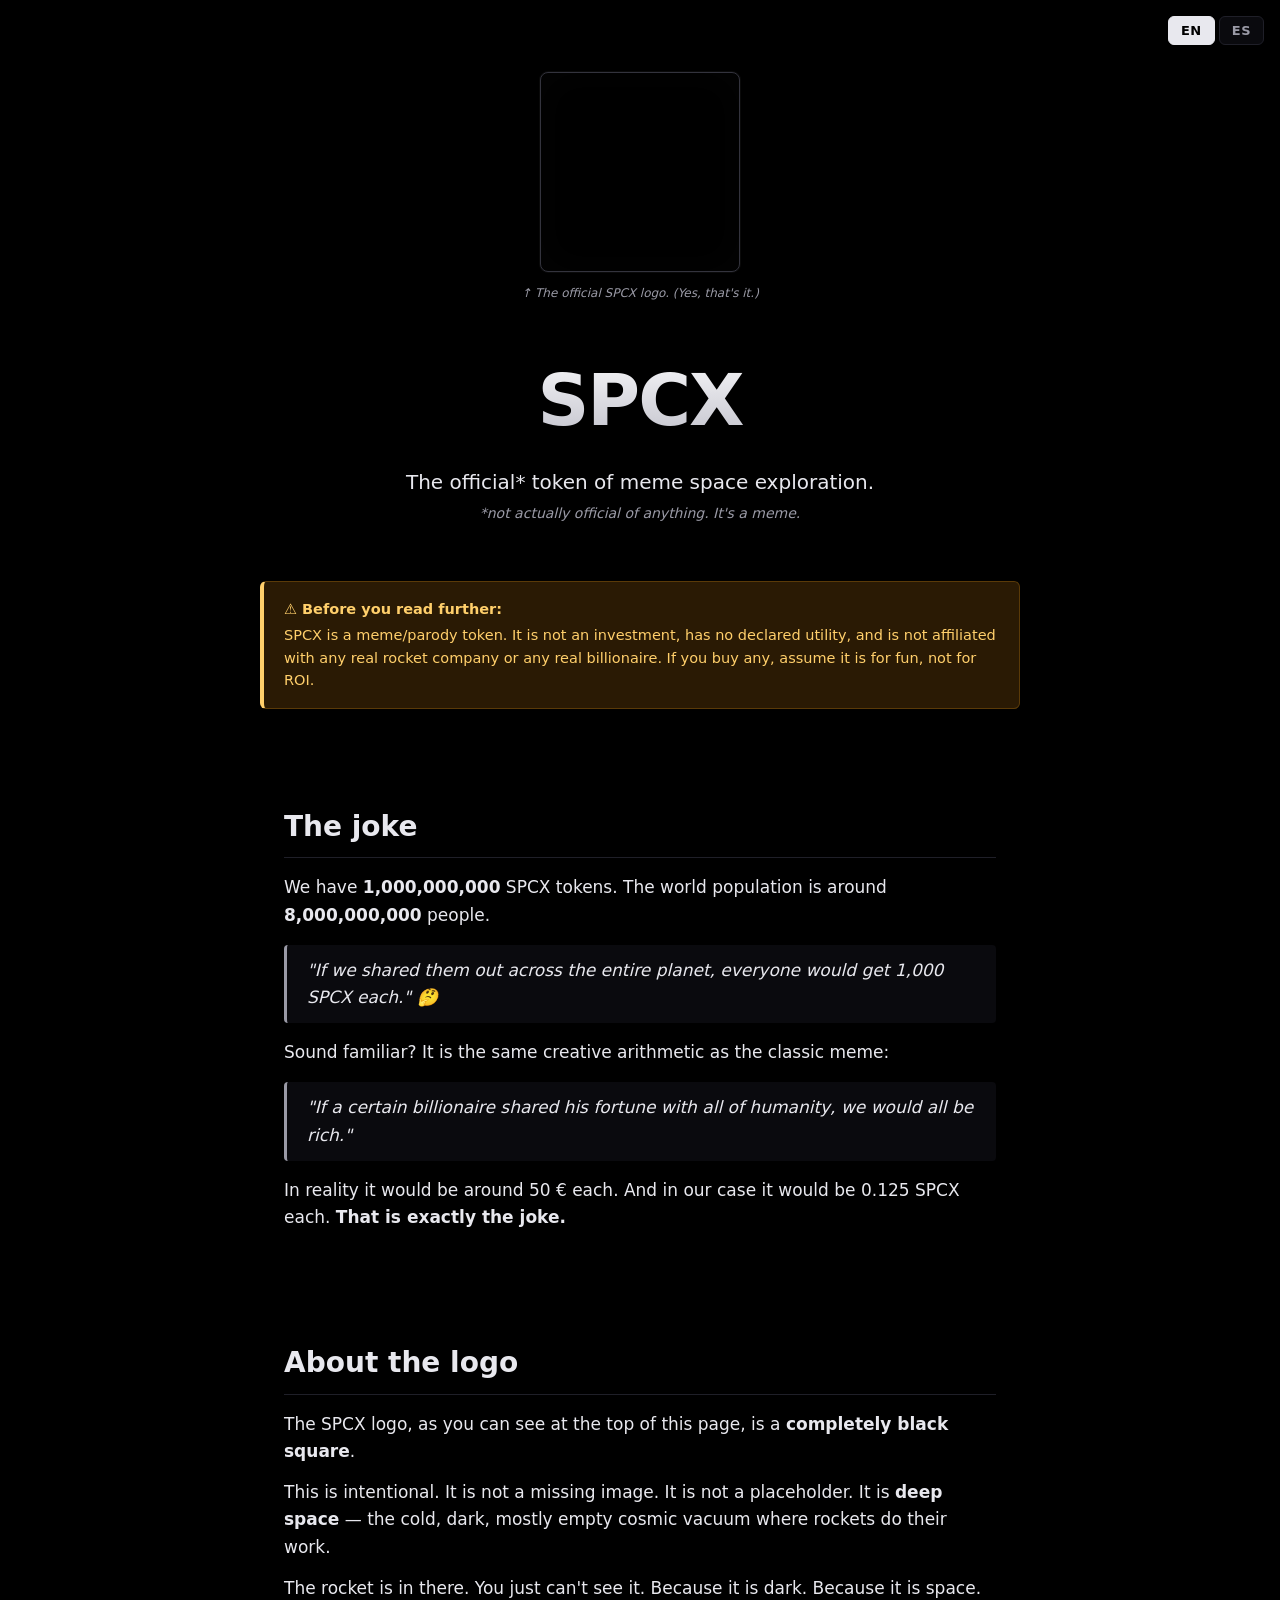
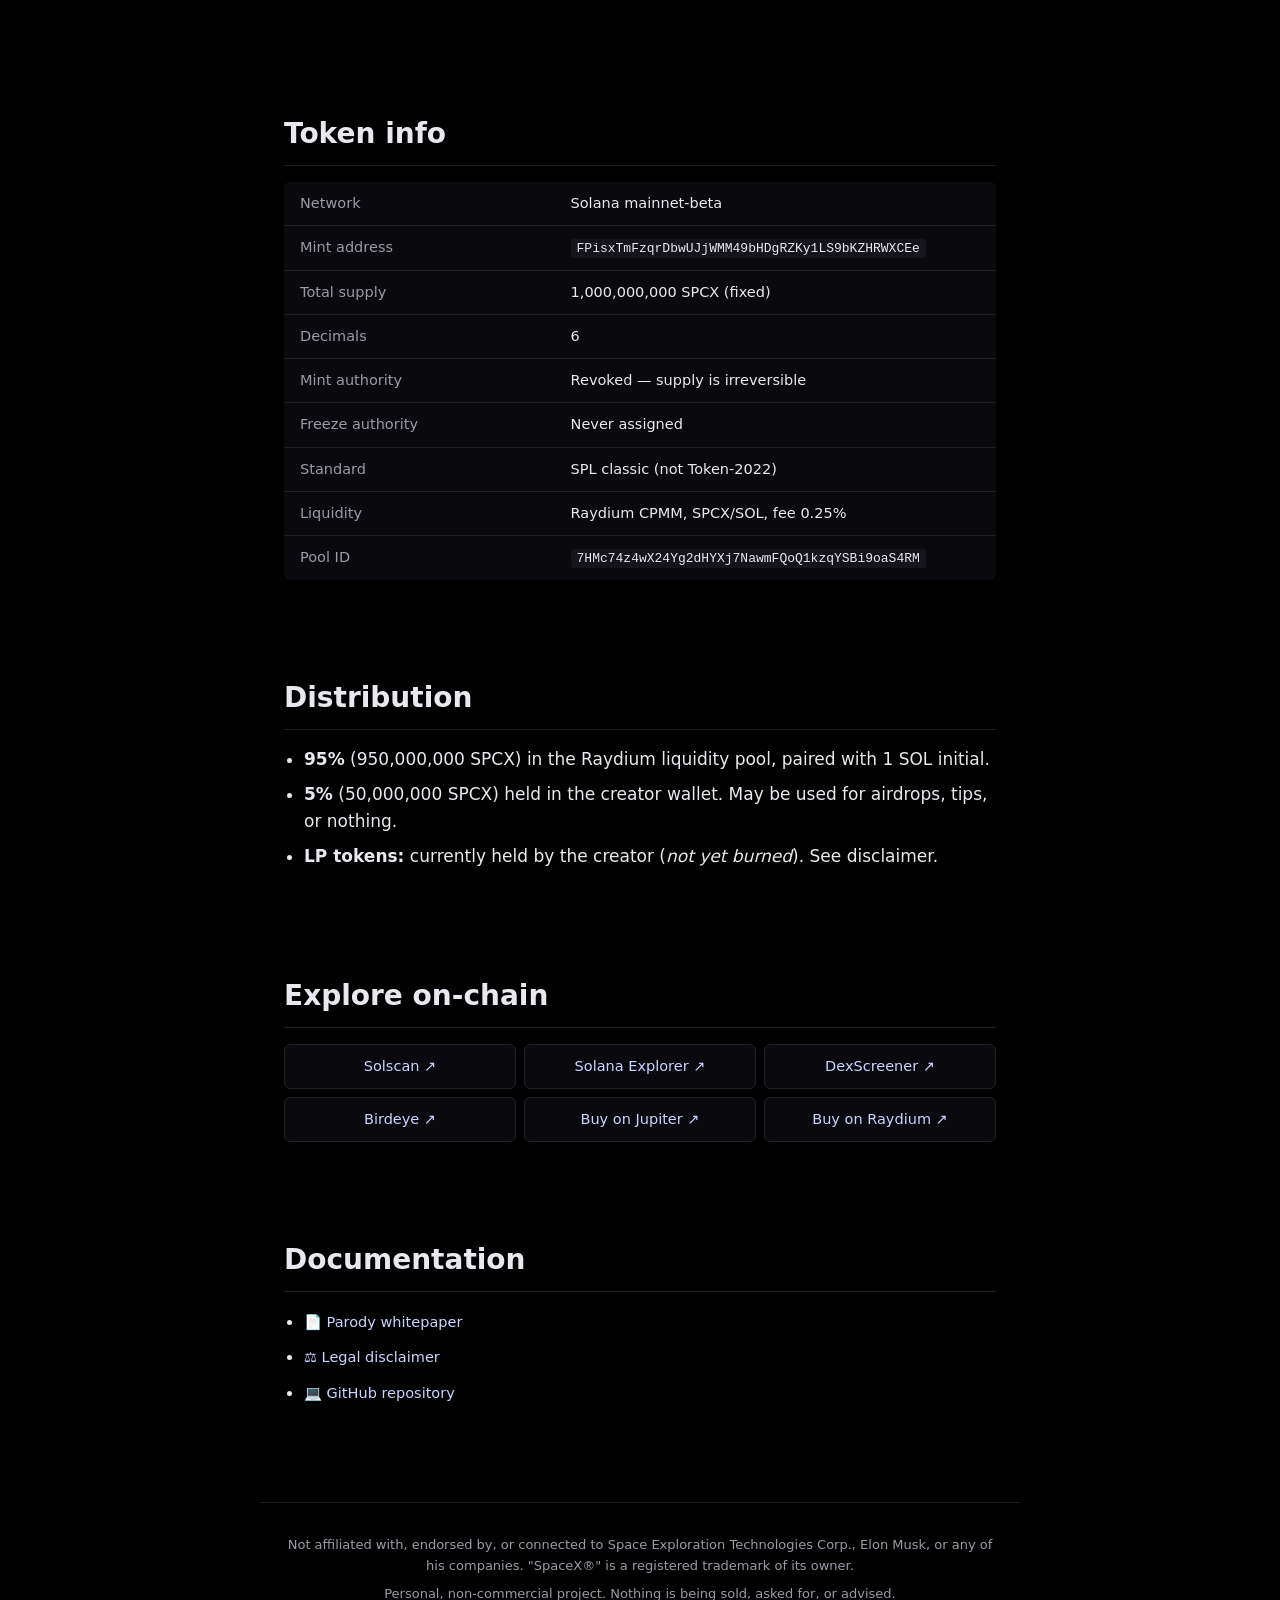
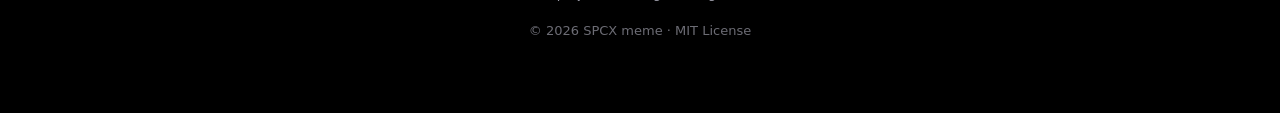
<file: index.html>
<!DOCTYPE html>
<html lang="en">
<head>
  <meta charset="UTF-8">
  <meta name="viewport" content="width=device-width, initial-scale=1.0">
  <title data-i18n="meta.title">SPCX — The Deep Space Meme Token</title>
  <meta name="description" data-i18n-attr="content:meta.description" content="SPCX is a meme/parody token on Solana. Not an investment. Not affiliated with SpaceX or Elon Musk. The logo is a black square because it is deep space.">
  <meta property="og:title" content="SPCX — The Deep Space Meme Token">
  <meta property="og:description" content="A meme token on Solana, themed around rockets and creatively wrong arithmetic.">
  <meta property="og:image" content="https://deepspace-labs.github.io/spcx-meme/assets/logo.png">
  <meta property="og:image:type" content="image/png">
  <meta property="og:image:width" content="512">
  <meta property="og:image:height" content="512">
  <meta property="og:type" content="website">
  <meta name="twitter:card" content="summary">
  <link rel="icon" type="image/svg+xml" href="assets/logo.svg">
  <link rel="stylesheet" href="style.css">
</head>
<body>

  <!-- Language switcher -->
  <nav class="lang-switcher" aria-label="Language">
    <button data-lang="en" type="button">EN</button>
    <button data-lang="es" type="button">ES</button>
  </nav>

  <!-- Hero -->
  <header class="hero">
    <div class="logo-frame" role="img" aria-label="The official SPCX logo. A black square representing deep space."></div>
    <p class="logo-caption" data-i18n="hero.logoCaption">↑ The official SPCX logo. (Yes, that's it.)</p>
    <h1 data-i18n="hero.title">SPCX</h1>
    <p class="tagline" data-i18n="hero.tagline">The official* token of meme space exploration.</p>
    <p class="tagline-sub" data-i18n="hero.taglineSub">*not actually official of anything. It's a meme.</p>
  </header>

  <!-- Warning banner -->
  <section class="warning" role="alert">
    <strong data-i18n="warning.label">⚠️ Before you read further:</strong>
    <span data-i18n="warning.body">SPCX is a meme/parody token. It is not an investment, has no declared utility, and is not affiliated with any real rocket company or any real billionaire. If you buy any, assume it is for fun, not for ROI.</span>
  </section>

  <!-- The joke -->
  <section class="section section-joke">
    <h2 data-i18n="joke.heading">The joke</h2>
    <p data-i18n="joke.p1">We have <strong>1,000,000,000</strong> SPCX tokens. The world population is around <strong>8,000,000,000</strong> people.</p>
    <blockquote data-i18n="joke.quote">"If we shared them out across the entire planet, everyone would get 1,000 SPCX each." 🤔</blockquote>
    <p data-i18n="joke.p2">Sound familiar? It is the same creative arithmetic as the classic meme:</p>
    <blockquote data-i18n="joke.quote2">"If a certain billionaire shared his fortune with all of humanity, we would all be rich."</blockquote>
    <p data-i18n="joke.p3">In reality it would be around 50 € each. And in our case it would be 0.125 SPCX each. <strong>That is exactly the joke.</strong></p>
  </section>

  <!-- About the logo -->
  <section class="section section-logo-explainer">
    <h2 data-i18n="logo.heading">About the logo</h2>
    <p data-i18n="logo.p1">The SPCX logo, as you can see at the top of this page, is a <strong>completely black square</strong>.</p>
    <p data-i18n="logo.p2">This is intentional. It is not a missing image. It is not a placeholder. It is <strong>deep space</strong> — the cold, dark, mostly empty cosmic vacuum where rockets do their work.</p>
    <p data-i18n="logo.p3">The rocket is in there. You just can't see it. Because it is dark. Because it is space.</p>
  </section>

  <!-- Token info -->
  <section class="section section-info">
    <h2 data-i18n="info.heading">Token info</h2>
    <table>
      <tbody>
        <tr><th data-i18n="info.network">Network</th><td>Solana mainnet-beta</td></tr>
        <tr><th data-i18n="info.mint">Mint address</th><td><code>FPisxTmFzqrDbwUJjWMM49bHDgRZKy1LS9bKZHRWXCEe</code></td></tr>
        <tr><th data-i18n="info.supply">Total supply</th><td><span data-i18n="info.supplyValue">1,000,000,000 SPCX (fixed)</span></td></tr>
        <tr><th data-i18n="info.decimals">Decimals</th><td>6</td></tr>
        <tr><th data-i18n="info.mintAuth">Mint authority</th><td><span data-i18n="info.revoked">Revoked — supply is irreversible</span></td></tr>
        <tr><th data-i18n="info.freezeAuth">Freeze authority</th><td><span data-i18n="info.neverAssigned">Never assigned</span></td></tr>
        <tr><th data-i18n="info.standard">Standard</th><td><span data-i18n="info.standardValue">SPL classic (not Token-2022)</span></td></tr>
        <tr><th data-i18n="info.liquidity">Liquidity</th><td><span data-i18n="info.liquidityValue">Raydium CPMM, SPCX/SOL, fee 0.25%</span></td></tr>
        <tr><th data-i18n="info.poolId">Pool ID</th><td><code>7HMc74z4wX24Yg2dHYXj7NawmFQoQ1kzqYSBi9oaS4RM</code></td></tr>
      </tbody>
    </table>
  </section>

  <!-- Distribution -->
  <section class="section section-dist">
    <h2 data-i18n="dist.heading">Distribution</h2>
    <ul>
      <li data-i18n="dist.pool"><strong>95%</strong> (950,000,000 SPCX) in the Raydium liquidity pool, paired with 1 SOL initial.</li>
      <li data-i18n="dist.reserve"><strong>5%</strong> (50,000,000 SPCX) held in the creator wallet. May be used for airdrops, tips, or nothing.</li>
      <li data-i18n="dist.lp"><strong>LP tokens:</strong> currently held by the creator (<em>not yet burned</em>). See disclaimer.</li>
    </ul>
  </section>

  <!-- Links -->
  <section class="section section-links">
    <h2 data-i18n="links.heading">Explore on-chain</h2>
    <div class="link-grid">
      <a href="https://solscan.io/token/FPisxTmFzqrDbwUJjWMM49bHDgRZKy1LS9bKZHRWXCEe" target="_blank" rel="noopener">Solscan ↗</a>
      <a href="https://explorer.solana.com/address/FPisxTmFzqrDbwUJjWMM49bHDgRZKy1LS9bKZHRWXCEe" target="_blank" rel="noopener">Solana Explorer ↗</a>
      <a href="https://dexscreener.com/solana/7HMc74z4wX24Yg2dHYXj7NawmFQoQ1kzqYSBi9oaS4RM" target="_blank" rel="noopener">DexScreener ↗</a>
      <a href="https://birdeye.so/token/FPisxTmFzqrDbwUJjWMM49bHDgRZKy1LS9bKZHRWXCEe?chain=solana" target="_blank" rel="noopener">Birdeye ↗</a>
      <a href="https://jup.ag/swap/SOL-FPisxTmFzqrDbwUJjWMM49bHDgRZKy1LS9bKZHRWXCEe" target="_blank" rel="noopener" data-i18n="links.jupiter">Buy on Jupiter ↗</a>
      <a href="https://raydium.io/swap/?inputMint=sol&outputMint=FPisxTmFzqrDbwUJjWMM49bHDgRZKy1LS9bKZHRWXCEe" target="_blank" rel="noopener" data-i18n="links.raydium">Buy on Raydium ↗</a>
    </div>
  </section>

  <!-- Docs -->
  <section class="section section-docs">
    <h2 data-i18n="docs.heading">Documentation</h2>
    <ul>
      <li><a href="https://github.com/deepspace-labs/spcx-meme/blob/main/docs/whitepaper.md" target="_blank" rel="noopener" data-i18n="docs.whitepaper">📄 Parody whitepaper</a></li>
      <li><a href="https://github.com/deepspace-labs/spcx-meme/blob/main/docs/disclaimer.md" target="_blank" rel="noopener" data-i18n="docs.disclaimer">⚖️ Legal disclaimer</a></li>
      <li><a href="https://github.com/deepspace-labs/spcx-meme" target="_blank" rel="noopener" data-i18n="docs.github">💻 GitHub repository</a></li>
    </ul>
  </section>

  <!-- Footer -->
  <footer>
    <p data-i18n="footer.notAffiliated">Not affiliated with, endorsed by, or connected to Space Exploration Technologies Corp., Elon Musk, or any of his companies. "SpaceX®" is a registered trademark of its owner.</p>
    <p data-i18n="footer.personal">Personal, non-commercial project. Nothing is being sold, asked for, or advised.</p>
    <p class="copy">© 2026 SPCX meme · <span data-i18n="footer.licence">MIT License</span></p>
  </footer>

  <script src="i18n.js"></script>
</body>
</html>
</file>
<file: style.css>
/* SPCX — deep-space theme.
   The entire site is themed after the logo. Yes, that's the point. */

:root {
  --bg: #000000;
  --bg-elev: #0a0a0e;
  --bg-elev-2: #14141a;
  --fg: #e8e8ee;
  --fg-dim: #9a9aa6;
  --accent: #ffffff;
  --border: #1f1f28;
  --warning-bg: #2a1a04;
  --warning-fg: #ffcf6b;
  --warning-border: #5a3a08;
  --link: #c9d4ff;
  --link-hover: #ffffff;
  --font-sans: ui-sans-serif, system-ui, -apple-system, "Segoe UI", Roboto, "Helvetica Neue", Arial, sans-serif;
  --font-mono: ui-monospace, SFMono-Regular, Menlo, Consolas, monospace;
}

* { box-sizing: border-box; }

html, body {
  margin: 0;
  padding: 0;
  background: var(--bg);
  color: var(--fg);
  font-family: var(--font-sans);
  font-size: 17px;
  line-height: 1.6;
  -webkit-font-smoothing: antialiased;
}

/* Subtle starfield via radial-gradients on body */
body {
  background:
    radial-gradient(1px 1px at 20% 30%, rgba(255,255,255,0.4), transparent 50%),
    radial-gradient(1px 1px at 70% 80%, rgba(255,255,255,0.3), transparent 50%),
    radial-gradient(1px 1px at 40% 60%, rgba(255,255,255,0.25), transparent 50%),
    radial-gradient(1px 1px at 85% 20%, rgba(255,255,255,0.35), transparent 50%),
    radial-gradient(1px 1px at 10% 85%, rgba(255,255,255,0.3), transparent 50%),
    radial-gradient(1px 1px at 55% 15%, rgba(255,255,255,0.2), transparent 50%),
    radial-gradient(1px 1px at 90% 60%, rgba(255,255,255,0.4), transparent 50%),
    radial-gradient(1px 1px at 30% 95%, rgba(255,255,255,0.25), transparent 50%),
    #000;
  background-attachment: fixed;
}

/* Language switcher */
.lang-switcher {
  position: fixed;
  top: 16px;
  right: 16px;
  display: flex;
  gap: 4px;
  z-index: 100;
}
.lang-switcher button {
  background: var(--bg-elev);
  color: var(--fg-dim);
  border: 1px solid var(--border);
  border-radius: 6px;
  padding: 6px 12px;
  font-family: var(--font-sans);
  font-size: 13px;
  font-weight: 600;
  letter-spacing: 0.5px;
  cursor: pointer;
  transition: all 0.15s ease;
}
.lang-switcher button:hover {
  color: var(--fg);
  border-color: var(--fg-dim);
}
.lang-switcher button.active {
  background: var(--fg);
  color: var(--bg);
  border-color: var(--fg);
}

/* Layout */
.hero, .section, footer {
  max-width: 760px;
  margin: 0 auto;
  padding: 24px 24px;
}

/* Hero */
.hero {
  text-align: center;
  padding-top: 72px;
  padding-bottom: 32px;
}
.logo-frame {
  width: 200px;
  height: 200px;
  margin: 0 auto 12px;
  background: #000;
  border: 1px solid #33333d;
  border-radius: 8px;
  box-shadow:
    0 0 0 1px rgba(255, 255, 255, 0.04),
    0 8px 32px rgba(0, 0, 0, 0.6),
    inset 0 0 40px rgba(255, 255, 255, 0.015);
}
.logo-caption {
  margin: 0 0 16px;
  font-size: 12px;
  color: var(--fg-dim);
  font-style: italic;
}
.hero h1 {
  font-size: 72px;
  font-weight: 800;
  letter-spacing: -2px;
  margin: 40px 0 8px;
  background: linear-gradient(180deg, #ffffff 0%, #b8b8c4 100%);
  -webkit-background-clip: text;
  background-clip: text;
  -webkit-text-fill-color: transparent;
}
.tagline {
  font-size: 20px;
  color: var(--fg);
  margin: 0;
  font-weight: 500;
}
.tagline-sub {
  font-size: 14px;
  color: var(--fg-dim);
  font-style: italic;
  margin: 4px 0 0;
}

/* Warning */
.warning {
  max-width: 760px;
  margin: 24px auto;
  padding: 16px 20px;
  background: var(--warning-bg);
  border: 1px solid var(--warning-border);
  border-left: 4px solid var(--warning-fg);
  border-radius: 6px;
  color: var(--warning-fg);
  font-size: 14.5px;
  line-height: 1.55;
}
.warning strong {
  display: block;
  margin-bottom: 4px;
  color: var(--warning-fg);
}

/* Sections */
.section h2 {
  font-size: 28px;
  font-weight: 700;
  margin: 48px 0 16px;
  border-bottom: 1px solid var(--border);
  padding-bottom: 8px;
}
.section p {
  margin: 0 0 14px;
  color: var(--fg);
}
.section blockquote {
  margin: 16px 0;
  padding: 12px 20px;
  border-left: 3px solid var(--fg-dim);
  background: var(--bg-elev);
  border-radius: 4px;
  color: var(--fg);
  font-style: italic;
}

/* Table */
table {
  width: 100%;
  border-collapse: collapse;
  background: var(--bg-elev);
  border-radius: 6px;
  overflow: hidden;
}
th, td {
  text-align: left;
  padding: 10px 16px;
  font-size: 14.5px;
  border-bottom: 1px solid var(--border);
}
tr:last-child th, tr:last-child td { border-bottom: none; }
th {
  color: var(--fg-dim);
  font-weight: 500;
  width: 38%;
}
td {
  color: var(--fg);
  word-break: break-all;
}
code {
  font-family: var(--font-mono);
  font-size: 13px;
  background: var(--bg-elev-2);
  padding: 2px 6px;
  border-radius: 3px;
  color: var(--fg);
}

/* Lists */
.section ul {
  margin: 0;
  padding-left: 20px;
}
.section li { margin-bottom: 8px; }

/* Link grid */
.link-grid {
  display: grid;
  grid-template-columns: repeat(auto-fit, minmax(180px, 1fr));
  gap: 8px;
  margin-top: 16px;
}
.link-grid a, .section ul a {
  color: var(--link);
  text-decoration: none;
  display: inline-block;
  padding: 10px 14px;
  background: var(--bg-elev);
  border: 1px solid var(--border);
  border-radius: 6px;
  font-size: 14.5px;
  transition: all 0.15s ease;
  text-align: center;
}
.section ul a {
  display: inline;
  padding: 0;
  background: none;
  border: none;
  text-align: left;
}
.section ul a:hover { color: var(--link-hover); }
.link-grid a:hover {
  color: var(--link-hover);
  border-color: var(--fg-dim);
  background: var(--bg-elev-2);
}

/* Footer */
footer {
  margin-top: 64px;
  padding-top: 32px;
  padding-bottom: 64px;
  border-top: 1px solid var(--border);
  text-align: center;
  color: var(--fg-dim);
  font-size: 13px;
  line-height: 1.6;
}
footer p { margin: 0 0 8px; }
.copy { margin-top: 16px; opacity: 0.7; }

/* Responsive */
@media (max-width: 600px) {
  .hero h1 { font-size: 56px; }
  .section h2 { font-size: 24px; }
  th, td { font-size: 13.5px; padding: 8px 12px; }
  th { width: 42%; }
  .logo-frame { width: 160px; height: 160px; }
}
</file>
